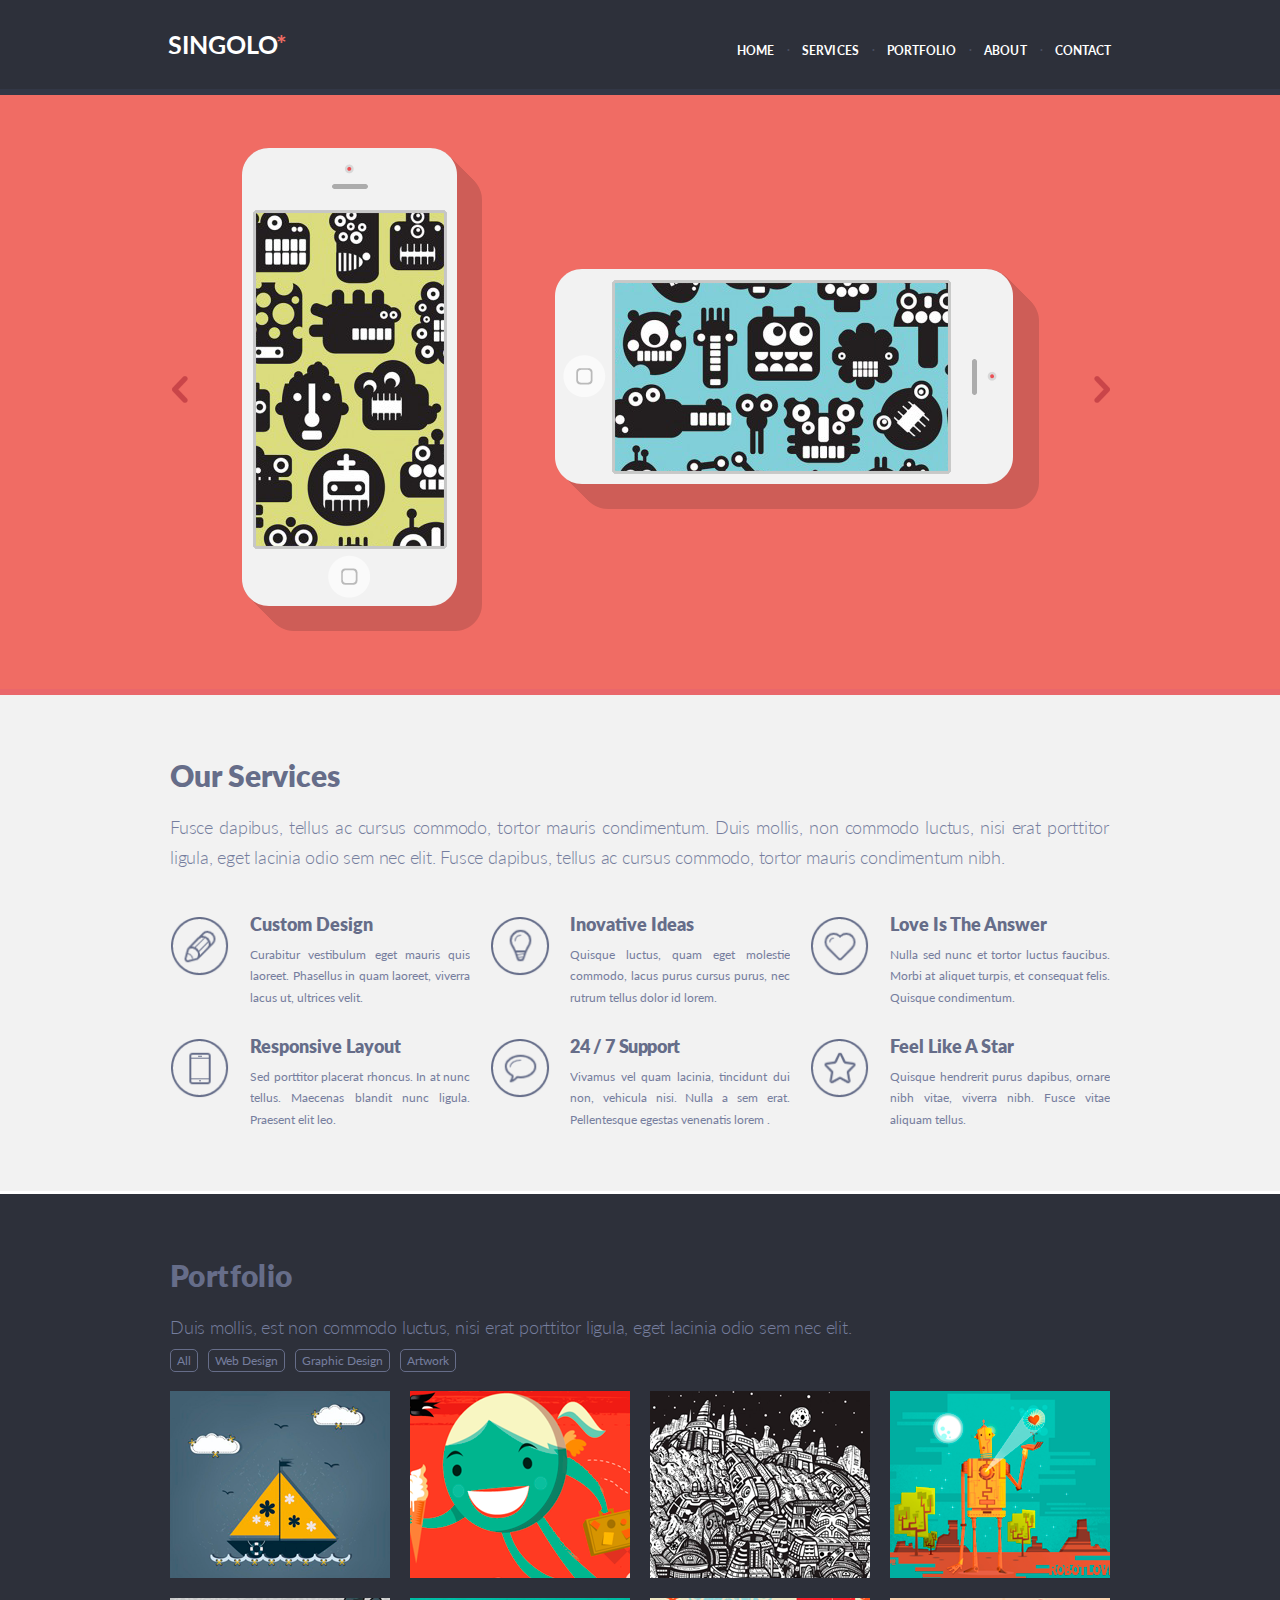
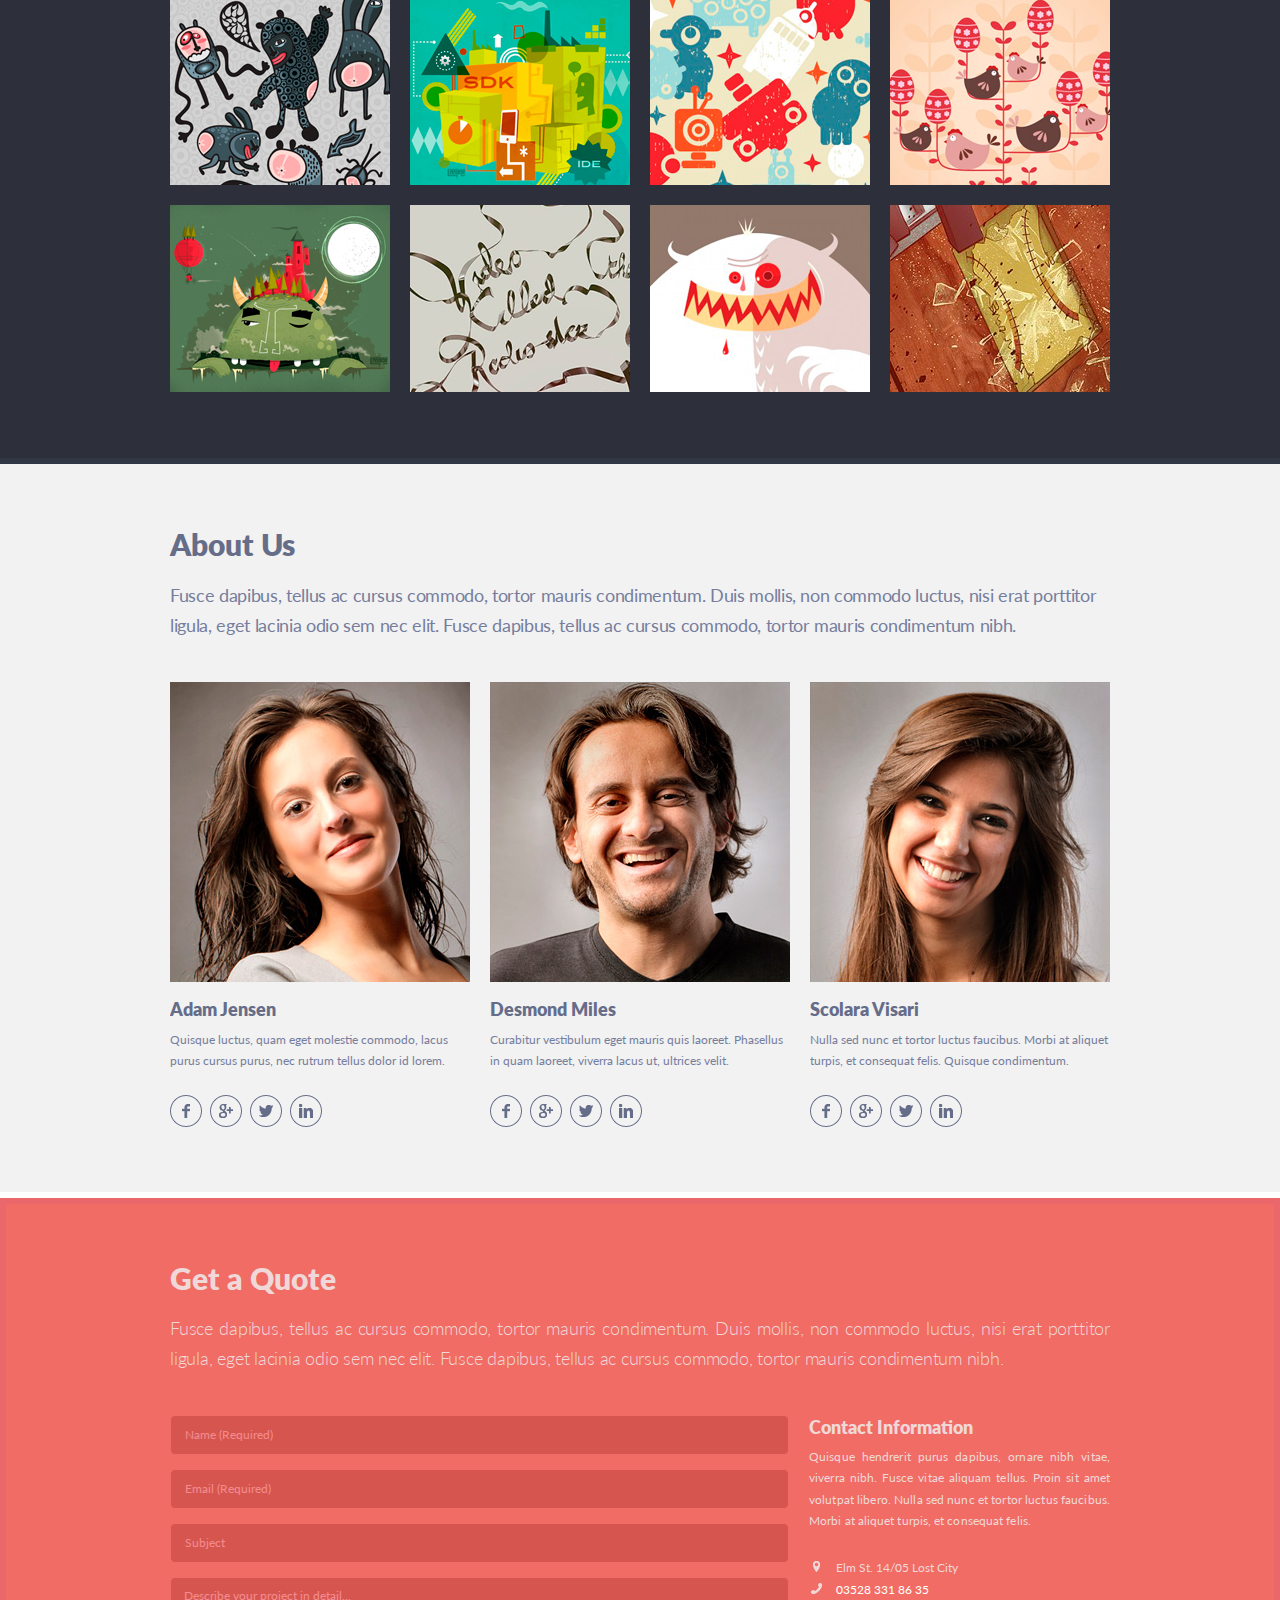
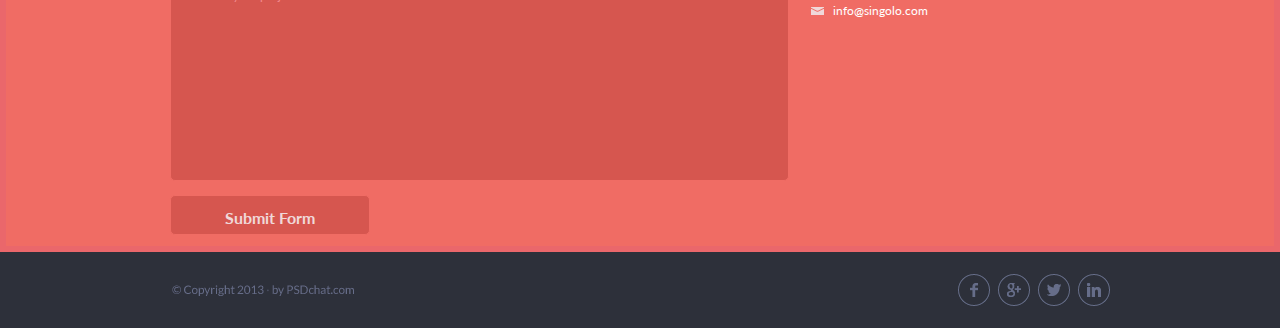
<file: index.html>
<!DOCTYPE html>
<html lang="en">
  <head>
    <meta charset="UTF-8" />
    <meta name="viewport" content="width=device-width, initial-scale=1.0" />
    <title>Document</title>
    <link rel="stylesheet" href="style.css" />
  </head>

  <body>
    <div class="header-wrapper">
      <header>
        <h1>
          <a href="#" class="logo-a">
            <span class="logo">SINGOLO</span>
          </a>
          <span class="asterisk">*</span>
        </h1>
        <nav class="header-nav">
          <ul class="header-ul">
            <li class="header-li"><a href="#">HOME</a></li>
            <li class="header-li"><a href="#">SERVICES</a></li>
            <li class="header-li"><a href="#">PORTFOLIO</a></li>
            <li class="header-li"><a href="#">ABOUT</a></li>
            <li class="header-li"><a href="#">CONTACT</a></li>
          </ul>
        </nav>
      </header>
    </div>
    <main>
      <div class="slider-wrapper">
        <section class="slider">
          <img
            src="assets/images/iPhone_Vertical.png"
            class="vertical"
            alt="iPhone vertical"
          />
          <img
            src="assets/images/iPhone_Horizontal.png"
            class="horizontal"
            alt="iPhone horizontal"
          />
          <img
            src="assets/images/left-arrow.png"
            class="left-arrow"
            alt="left arrow"
          />
          <img
            src="assets/images/right-arrow.png"
            class="right-arrow"
            alt="right arrow"
          />
        </section>
      </div>

      <div class="services-wrapper">
        <section class="services">
          <div class="service-wrap">
            <h1 class="h1-service">Our Services</h1>
            <p class="p-service">
              Fusce dapibus, tellus ac cursus commodo, tortor mauris
              condimentum. Duis mollis, non commodo luctus, nisi erat porttitor
              ligula, eget lacinia odio sem nec elit. Fusce dapibus, tellus ac
              cursus commodo, tortor mauris condimentum nibh.
            </p>
          </div>
          <div class="grid">
            <div class="pen">
              <img src="assets/images/pen.png" class="service-img" alt="pen" />
              <div class="wrapper">
                <h2 class="h2-pen">Custom Design</h2>
                <p class="p-pen">
                  Curabitur vestibulum eget mauris quis laoreet. Phasellus in
                  quam laoreet, viverra lacus ut, ultrices velit.
                </p>
              </div>
            </div>
            <div class="lightbulb">
              <img
                src="assets/images/lightbulb.png"
                class="service-img"
                alt="lightbulb"
              />
              <div class="wrapper">
                <h2 class="h2-lightbulb">Inovative Ideas</h2>
                <p class="p-lightbulb">
                  Quisque luctus, quam eget molestie commodo, lacus purus cursus
                  purus, nec rutrum tellus dolor id lorem.
                </p>
              </div>
            </div>
            <div class="heart">
              <img
                src="assets/images/heart.png"
                class="service-img"
                alt="heart"
              />
              <div class="wrapper">
                <h2 class="h2-heart">Love Is The Answer</h2>
                <p class="p-heart">
                  Nulla sed nunc et tortor luctus faucibus. Morbi at aliquet
                  turpis, et consequat felis. Quisque condimentum.
                </p>
              </div>
            </div>

            <div class="phone">
              <img
                src="assets/images/phone.png"
                class="service-img"
                alt="phone"
              />
              <div class="wrapper">
                <h2 class="h2-phone">Responsive Layout</h2>
                <p class="p-phone">
                  Sed porttitor placerat rhoncus. In at nunc tellus. Maecenas
                  blandit nunc ligula. Praesent elit leo.
                </p>
              </div>
            </div>
            <div class="bubble">
              <img
                src="assets/images/bubble.png"
                class="service-img"
                alt="bubble"
              />
              <div class="wrapper">
                <h2 class="h2-bubble">24 / 7 Support</h2>
                <p class="p-bubble">
                  Vivamus vel quam lacinia, tincidunt dui non, vehicula nisi.
                  Nulla a sem erat. Pellentesque egestas venenatis lorem .
                </p>
              </div>
            </div>
            <div class="star">
              <img
                src="assets/images/Star.png"
                class="service-img"
                alt="star"
              />
              <div class="wrapper">
                <h2 class="h2-star">Feel Like A Star</h2>
                <p class="p-star">
                  Quisque hendrerit purus dapibus, ornare nibh vitae, viverra
                  nibh. Fusce vitae aliquam tellus.
                </p>
              </div>
            </div>
          </div>
        </section>
      </div>

      <div class="portfolio-section-wrapper">
        <section class="portfolio-section">
          <h2 class="portfolio-header">Portfolio</h2>
          <p class="portfolio-description">
            Duis mollis, est non commodo luctus, nisi erat porttitor ligula,
            eget lacinia odio sem nec elit.
          </p>
          <nav class="nav-filter">
            <ul class="filter">
              <li class="filter-options-li">
                <button class="button-all"><span>All</span></button>
              </li>
              <li class="filter-options-li">
                <button class="button-web-design">
                  <span>Web Design</span>
                </button>
              </li>
              <li class="filter-options-li">
                <button class="button-graphic-design">
                  <span>Graphic Design</span>
                </button>
              </li>
              <li class="filter-options-li">
                <button class="button-artwork"><span>Artwork</span></button>
              </li>
            </ul>
          </nav>
          <div class="picture-grid">
            <img
              src="./assets/images/portfolio-1.png"
              alt="boat"
              class="portfolio-img"
            />
            <img
              src="./assets/images/portfolio-2.png"
              alt="girl with ice-cream"
              class="portfolio-img"
            />
            <img
              src="./assets/images/portfolio-3.png"
              alt="city in the night"
              class="portfolio-img"
            />
            <img
              src="./assets/images/portfolio-4.png"
              alt="lovely robot"
              class="portfolio-img"
            />
            <img
              src="./assets/images/portfolio-5.png"
              alt="strange animals"
              class="portfolio-img"
            />
            <img
              src="./assets/images/portfolio-6.png"
              alt="SDK visualized"
              class="portfolio-img"
            />
            <img
              src="./assets/images/portfolio-7.png"
              alt="weird figures"
              class="portfolio-img"
            />
            <img
              src="./assets/images/portfolio-8.png"
              alt="birdies"
              class="portfolio-img"
            />
            <img
              src="./assets/images/portfolio-9.png"
              alt="swamp monster"
              class="portfolio-img"
            />
            <img
              src="./assets/images/portfolio-10.png"
              alt="some signature"
              class="portfolio-img"
            />
            <img
              src="./assets/images/portfolio-11.png"
              alt="white mutant"
              class="portfolio-img"
            />
            <img
              src="./assets/images/portfolio-12.png"
              alt="voltmeter"
              class="portfolio-img"
            />
          </div>
        </section>
      </div>
      <div class="about-us-section-wrapper">
        <section class="about-us-section">
          <h2 class="about-us-header">About Us</h2>
          <p class="about-us-desctiption">
            Fusce dapibus, tellus ac cursus commodo, tortor mauris condimentum.
            Duis mollis, non commodo luctus, nisi erat porttitor ligula, eget
            lacinia odio sem nec elit. Fusce dapibus, tellus ac cursus commodo,
            tortor mauris condimentum nibh.
          </p>
          <div class="team-container">
            <div class="team-member">
              <img
                src="./assets/images/person-1.jpg"
                alt="Adam Jensen"
                class="team-member-img"
              />
              <h3 class="team-member-name">
                Adam Jensen
              </h3>
              <p class="team-member-description">
                Quisque luctus, quam eget molestie commodo, lacus purus cursus
                purus, nec rutrum tellus dolor id lorem.
              </p>
              <ul class="team-member-contacts">
                <li class="team-member-li">
                  <a href="#" class="team-member-a">
                    <img src="./assets/images/Facebook.png" alt="Facebook" />
                  </a>
                </li>
                <li class="team-member-li">
                  <a href="#" class="team-member-a">
                    <img src="./assets/images/Google.png" alt="Google" />
                  </a>
                </li>
                <li class="team-member-li">
                  <a href="#" class="team-member-a">
                    <img src="./assets/images/Twitter.png" alt="Twitter" />
                  </a>
                </li>
                <li class="team-member-li">
                  <a href="#" class="team-member-a">
                    <img src="./assets/images/LinkedIn.png" alt="LinkedIn" />
                  </a>
                </li>
              </ul>
            </div>
            <div class="team-member">
              <img
                src="./assets/images/person-2.jpg"
                alt="Desmond Miles"
                class="team-member-img"
              />
              <h3 class="team-member-name">Desmond Miles</h3>
              <p class="team-member-description">
                Curabitur vestibulum eget mauris quis laoreet. Phasellus in quam
                laoreet, viverra lacus ut, ultrices velit.
              </p>
              <ul class="team-member-contacts">
                <li class="team-member-li">
                  <a href="#" class="team-member-a">
                    <img src="./assets/images/Facebook.png" alt="Facebook" />
                  </a>
                </li>
                <li class="team-member-li">
                  <a href="#" class="team-member-a">
                    <img src="./assets/images/Google.png" alt="Google" />
                  </a>
                </li>
                <li class="team-member-li">
                  <a href="#" class="team-member-a">
                    <img src="./assets/images/Twitter.png" alt="Twitter" />
                  </a>
                </li>
                <li class="team-member-li">
                  <a href="#" class="team-member-a">
                    <img src="./assets/images/LinkedIn.png" alt="LinkedIn" />
                  </a>
                </li>
              </ul>
            </div>
            <div class="team-member">
              <img
                src="./assets/images/person-3.jpg"
                alt="Scolara Visari"
                class="team-member-img"
              />
              <h3 class="team-member-name">Scolara Visari</h3>
              <p class="team-member-description">
                Nulla sed nunc et tortor luctus faucibus. Morbi at aliquet
                turpis, et consequat felis. Quisque condimentum.
              </p>
              <ul class="team-member-contacts">
                <li class="team-member-li">
                  <a href="#" class="team-member-a">
                    <img src="./assets/images/Facebook.png" alt="Facebook" />
                  </a>
                </li>
                <li class="team-member-li">
                  <a href="#" class="team-member-a">
                    <img src="./assets/images/Google.png" alt="Google" />
                  </a>
                </li>
                <li class="team-member-li">
                  <a href="#" class="team-member-a">
                    <img src="./assets/images/Twitter.png" alt="Twitter" />
                  </a>
                </li>
                <li class="team-member-li">
                  <a href="#" class="team-member-a">
                    <img src="./assets/images/LinkedIn.png" alt="LinkedIn" />
                  </a>
                </li>
              </ul>
            </div>
          </div>
        </section>
      </div>

      <div class="get-a-quote-wrapper">
        <section class="get-a-quote-section">
          <h2 class="get-a-quote-header">
            Get a Quote
          </h2>
          <p class="get-a-quote-description">
            Fusce dapibus, tellus ac cursus commodo, tortor mauris condimentum.
            Duis mollis, non commodo luctus, nisi erat porttitor ligula, eget
            lacinia odio sem nec elit. Fusce dapibus, tellus ac cursus commodo,
            tortor mauris condimentum nibh.
          </p>
          <div class="form-and-info-wrapper">
            <form action="#" method="POST" class="get-a-quote-form">
              <input type="text" placeholder="Name (Required)" required />
              <input type="text" placeholder="Email (Required)" required />
              <input type="text" placeholder="Subject" />
              <textarea
                placeholder="Describe your project in detail..."
              ></textarea>
              <input type="submit" class="submit-button" value="Submit Form" />
            </form>
            <div class="get-a-quote-contact-info">
              <h2 class="get-a-quote-contact-info-header">
                Contact Information
              </h2>
              <p class="get-a-quote-contact-info-description">
                Quisque hendrerit purus dapibus, ornare nibh vitae, viverra
                nibh. Fusce vitae aliquam tellus. Proin sit amet volutpat
                libero. Nulla sed nunc et tortor luctus faucibus. Morbi at
                aliquet turpis, et consequat felis.
              </p>
              <ul class="get-a-quote-contact-info-contacts">
                <li>
                  <img
                    src="./assets/images/location.png"
                    alt="location"
                    class="address-img"
                  />
                  <span class="info">Elm St. 14/05 Lost City</span>
                </li>
                <li>
                  <img
                    src="./assets/images/phone_form.png"
                    alt="phone number"
                    class="phone-img"
                  />
                  <span class="info">
                    <a href="tel:03528 331 86 35 " class="telephone-link">
                      03528 331 86 35
                    </a>
                  </span>
                </li>
                <li>
                  <img
                    src="./assets/images/mail.png"
                    alt="main"
                    class="mail-info"
                  />
                  <span class="info">
                    <a href="mailto:info@singolo.com" class="mail-link">
                      info@singolo.com
                    </a>
                  </span>
                </li>
              </ul>
            </div>
          </div>
        </section>
      </div>
      <div class="footer-wrapper">
        <footer class="footer">
          <img
            src="./assets/images/©_Copyright_2013_·_by_PSDchat.com.png"
            alt="copyright"
            class="copyright"
          />
          <ul class="footer-contacts">
            <li>
              <img src="./assets/images/Facebook.png" alt="Facebook" />
            </li>
            <li>
              <img src="./assets/images/Google.png" alt="Google" />
            </li>
            <li>
              <img src="./assets/images/Twitter.png" alt="Twitter" />
            </li>
            <li>
              <img src="./assets/images/LinkedIn.png" alt="LinkedIn" />
            </li>
          </ul>
        </footer>
      </div>
    </main>
  </body>
</html>
</file>
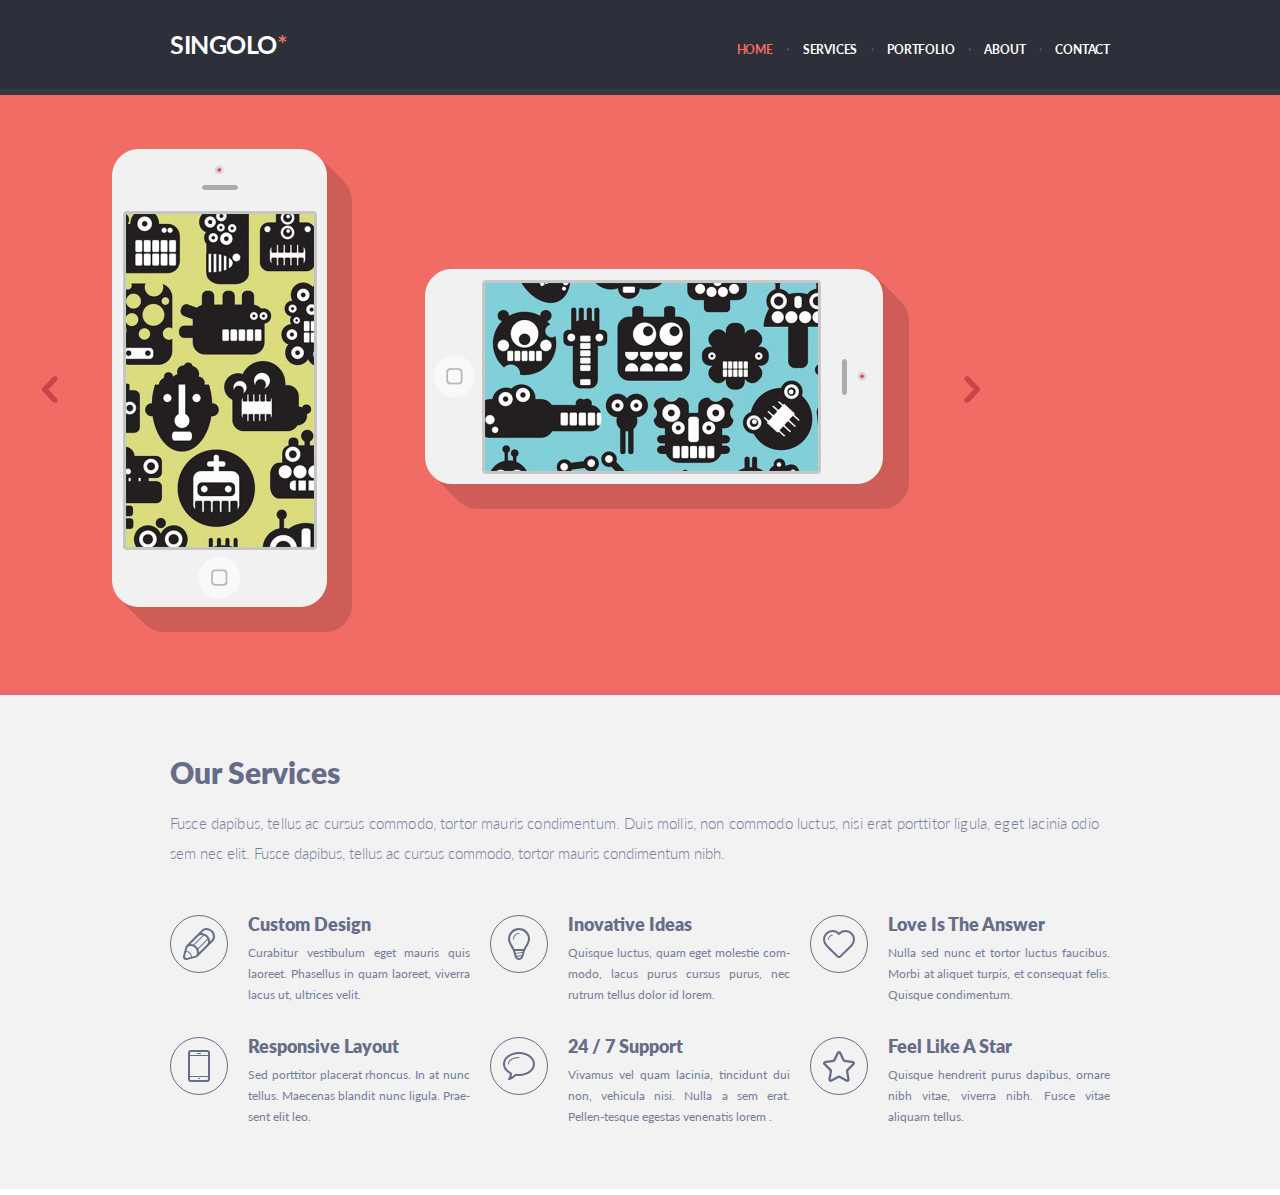
<file: singolo1.html>
<!DOCTYPE html>
<html lang="en">
<head>
  <meta charset="UTF-8">
  <title>Singolo</title>
  <link rel="stylesheet" href="singolo1.css">
</head>
<body>
  <header class="header">
    <div class="wrapper">
      <div class="header-inner">
        <h1>Singolo</h1>
        <nav>
          <ul>
            <li><a href="#" title="home page">Home</a></li>
            <li><a href="#" title="services page">Services</a></li>
            <li><a href="#" title="portfolio page">Portfolio</a></li>
            <li><a href="#" title="about page">About</a></li>
            <li><a href="#" title="contact page">Contact</a></li>
          </ul>
        </nav>
      </div>
    </div>
  </header>
  <main>
    <section class="slider">
      <div class="wrapper">
        <div class="slider-inner">
          <img class="icon-previous-page" src="assets/images//arrow.svg" alt="previous page arrow icon" tabindex="0">
          <img class="iphone-vertical" src="assets/images/vertical.png"
            alt="vertical iphone with green image on the screen">
          <img class="iphone-horizontal" src="assets/images/horizontal.png"
            alt="horizontal iphone with blue image on the screen">
          <img class="icon-next-page" src="assets/images//arrow.svg" alt="next page arrow icon" tabindex="0">
        </div>
      </div>
    </section>
    <section class="our-services-block">
      <div class="wrapper">
        <h2 class="services-block">Our Services</h2>
        <p class="services-descreption">Fusce dapibus, tellus ac cursus commodo, tortor mauris condimentum. Duis mollis, non commodo luctus, nisi
          erat
          porttitor ligula, eget lacinia odio sem nec elit. Fusce dapibus, tellus ac cursus commodo, tortor mauris
          condimentum nibh.</p>
        <div class="services-list">
          <div class="services-item">
            <div class="icon-outer">
              <img src="assets/images/pen.svg" alt="pen icon">
            </div>
            <h3 class="ad-block">Custom Design</h3>
            <p class="ad-descreption">Curabitur vestibulum eget mauris quis laoreet. Phasellus in quam laoreet, viverra lacus ut, ultrices
              velit.
            </p>
          </div>
          <div class="services-item">
            <div class="icon-outer">
              <img src="assets/images/bulb.svg" alt="bulb icon">
            </div>
            <h3 class="ad-block">Inovative Ideas</h3>
            <p class="ad-descreption">Quisque luctus, quam eget molestie com-modo, lacus purus cursus purus, nec rutrum tellus dolor id
              lorem.
            </p>
          </div>
          <div class="services-item">
            <div class="icon-outer">
              <img src="assets/images/heart.svg" alt="heart icon">
            </div>
            <h3 class="ad-block">Love Is The Answer</h3>
            <p class="ad-descreption">Nulla sed nunc et tortor luctus faucibus. Morbi at aliquet turpis, et consequat felis. Quisque
              condimentum.
            </p>
          </div>

          <div class="services-item">
            <div class="icon-outer">
              <img src="assets/images/phone.svg" alt="phone icon">
            </div>
            <h3 class="ad-block">Responsive Layout</h3>
            <p class="ad-descreption">Sed porttitor placerat rhoncus. In at nunc tellus. Maecenas blandit nunc ligula. Prae-sent elit leo.
            </p>
          </div>
          <div class="services-item">
            <div class="icon-outer">
              <img src="assets/images/bubble.svg" alt="bubble message icon">
            </div>
            <h3 class="ad-block">24 / 7 Support</h3>
            <p class="ad-descreption">Vivamus vel quam lacinia, tincidunt dui non, vehicula nisi. Nulla a sem erat. Pellen-tesque egestas
              venenatis lorem .</p>
          </div>
          <div class="services-item">
            <div class="icon-outer">
              <img src="assets/images/star.svg" alt="star icon">
            </div>
            <h3 class="ad-block">Feel Like A Star</h3>
            <p class="ad-descreption">Quisque hendrerit purus dapibus, ornare nibh vitae, viverra nibh. Fusce vitae aliquam tellus.</p>
          </div>
        </div>
      </div>
    </section>
  </main>
</body>
</html>
</file>
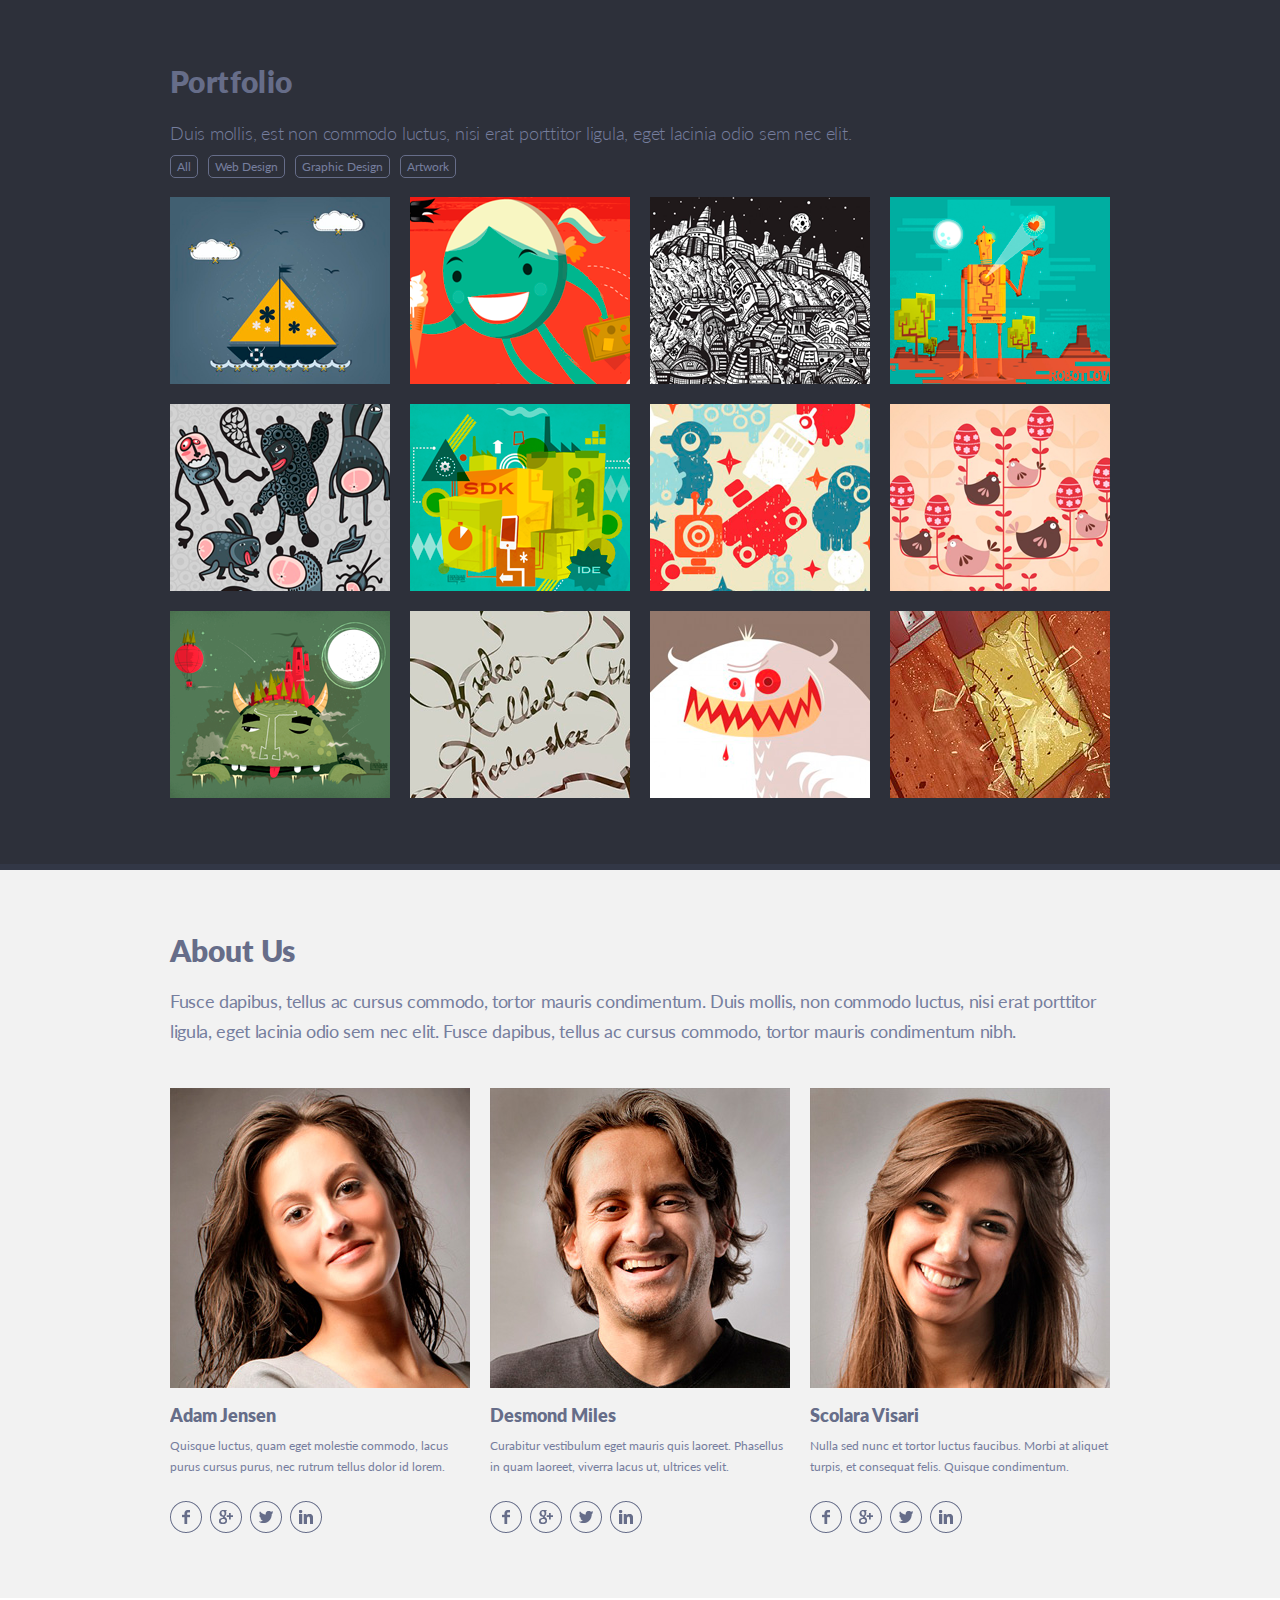
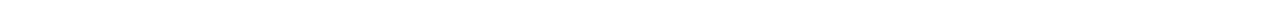
<file: singolo2.html>
<!DOCTYPE html>
<html lang="en">
  <head>
    <meta charset="UTF-8" />
    <meta name="viewport" content="width=device-width, initial-scale=1.0" />
    <title>Document</title>
    <link rel="stylesheet" href="singolo2.css" />
  </head>

  <body>
    <div class="portfolio-section-wrapper">
      <section class="portfolio-section">
        <h2 class="portfolio-header">Portfolio</h2>
        <p class="portfolio-description">
          Duis mollis, est non commodo luctus, nisi erat porttitor ligula, eget
          lacinia odio sem nec elit.
        </p>
        <nav class="nav-filter">
          <ul class="filter">
            <li class="filter-options-li">
              <button class="button-all"><span>All</span></button>
            </li>
            <li class="filter-options-li">
              <button class="button-web-design"><span>Web Design</span></button>
            </li>
            <li class="filter-options-li">
              <button class="button-graphic-design">
                <span>Graphic Design</span>
              </button>
            </li>
            <li class="filter-options-li">
              <button class="button-artwork"><span>Artwork</span></button>
            </li>
          </ul>
        </nav>
        <div class="picture-grid">
          <img
            src="./assets/images/portfolio-1.png"
            alt="boat"
            class="portfolio-img"
          />
          <img
            src="./assets/images/portfolio-2.png"
            alt="girl with ice-cream"
            class="portfolio-img"
          />
          <img
            src="./assets/images/portfolio-3.png"
            alt="city in the night"
            class="portfolio-img"
          />
          <img
            src="./assets/images/portfolio-4.png"
            alt="lovely robot"
            class="portfolio-img"
          />
          <img
            src="./assets/images/portfolio-5.png"
            alt="strange animals"
            class="portfolio-img"
          />
          <img
            src="./assets/images/portfolio-6.png"
            alt="SDK visualized"
            class="portfolio-img"
          />
          <img
            src="./assets/images/portfolio-7.png"
            alt="weird figures"
            class="portfolio-img"
          />
          <img
            src="./assets/images/portfolio-8.png"
            alt="birdies"
            class="portfolio-img"
          />
          <img
            src="./assets/images/portfolio-9.png"
            alt="swamp monster"
            class="portfolio-img"
          />
          <img
            src="./assets/images/portfolio-10.png"
            alt="some signature"
            class="portfolio-img"
          />
          <img
            src="./assets/images/portfolio-11.png"
            alt="white mutant"
            class="portfolio-img"
          />
          <img
            src="./assets/images/portfolio-12.png"
            alt="voltmeter"
            class="portfolio-img"
          />
        </div>
      </section>
    </div>
    <div class="about-us-section-wrapper">
      <section class="about-us-section">
        <h2 class="about-us-header">About Us</h2>
        <p class="about-us-description">
          Fusce dapibus, tellus ac cursus commodo, tortor mauris condimentum.
          Duis mollis, non commodo luctus, nisi erat porttitor ligula, eget
          lacinia odio sem nec elit. Fusce dapibus, tellus ac cursus commodo,
          tortor mauris condimentum nibh.
        </p>
        <div class="team-container">
          <div class="team-person">
            <img
              src="./assets/images/person-1.jpg"
              alt="Adam Jensen"
              class="team-person-img"
            />
            <h3 class="team-person-name">
              Adam Jensen
            </h3>
            <p class="team-person-description">
              Quisque luctus, quam eget molestie commodo, lacus purus cursus
              purus, nec rutrum tellus dolor id lorem.
            </p>
            <ul class="team-person-contacts">
              <li class="team-person-li">
                <a href="#" class="team-person-a"
                  ><img src="./assets/images/Facebook.png" alt="Facebook"
                /></a>
              </li>
              <li class="team-person-li">
                <a href="#" class="team-person-a"
                  ><img src="./assets/images/Google.png" alt="Google"
                /></a>
              </li>
              <li class="team-person-li">
                <a href="#" class="team-person-a"
                  ><img src="./assets/images/Twitter.png" alt="Twitter"
                /></a>
              </li>
              <li class="team-person-li">
                <a href="#" class="team-person-a"
                  ><img src="./assets/images/LinkedIn.png" alt="LinkedIn"
                /></a>
              </li>
            </ul>
          </div>
          <div class="team-person">
            <img
              src="./assets/images/person-2.jpg"
              alt="Desmond Miles"
              class="team-person-img"
            />
            <h3 class="team-person-name">Desmond Miles</h3>
            <p class="team-person-description">
              Curabitur vestibulum eget mauris quis laoreet. Phasellus in quam
              laoreet, viverra lacus ut, ultrices velit.
            </p>
            <ul class="team-person-contacts">
              <li class="team-person-li">
                <a href="#" class="team-person-a"
                  ><img src="./assets/images/Facebook.png" alt="Facebook"
                /></a>
              </li>
              <li class="team-person-li">
                <a href="#" class="team-person-a"
                  ><img src="./assets/images/Google.png" alt="Google"
                /></a>
              </li>
              <li class="team-person-li">
                <a href="#" class="team-person-a"
                  ><img src="./assets/images/Twitter.png" alt="Twitter"
                /></a>
              </li>
              <li class="team-person-li">
                <a href="#" class="team-person-a"
                  ><img src="./assets/images/LinkedIn.png" alt="LinkedIn"
                /></a>
              </li>
            </ul>
          </div>
          <div class="team-person">
            <img
              src="./assets/images/person-3.jpg"
              alt="Scolara Visari"
              class="team-person-img"
            />
            <h3 class="team-person-name">Scolara Visari</h3>
            <p class="team-person-description">
              Nulla sed nunc et tortor luctus faucibus. Morbi at aliquet turpis,
              et consequat felis. Quisque condimentum.
            </p>
            <ul class="team-person-contacts">
              <li class="team-person-li">
                <a href="#" class="team-person-a"
                  ><img src="./assets/images/Facebook.png" alt="Facebook"
                /></a>
              </li>
              <li class="team-person-li">
                <a href="#" class="team-person-a"
                  ><img src="./assets/images/Google.png" alt="Google"
                /></a>
              </li>
              <li class="team-person-li">
                <a href="#" class="team-person-a"
                  ><img src="./assets/images/Twitter.png" alt="Twitter"
                /></a>
              </li>
              <li class="team-person-li">
                <a href="#" class="team-person-a"
                  ><img src="./assets/images/LinkedIn.png" alt="LinkedIn"
                /></a>
              </li>
            </ul>
          </div>
        </div>
      </section>
    </div>
  </body>
</html>
</file>
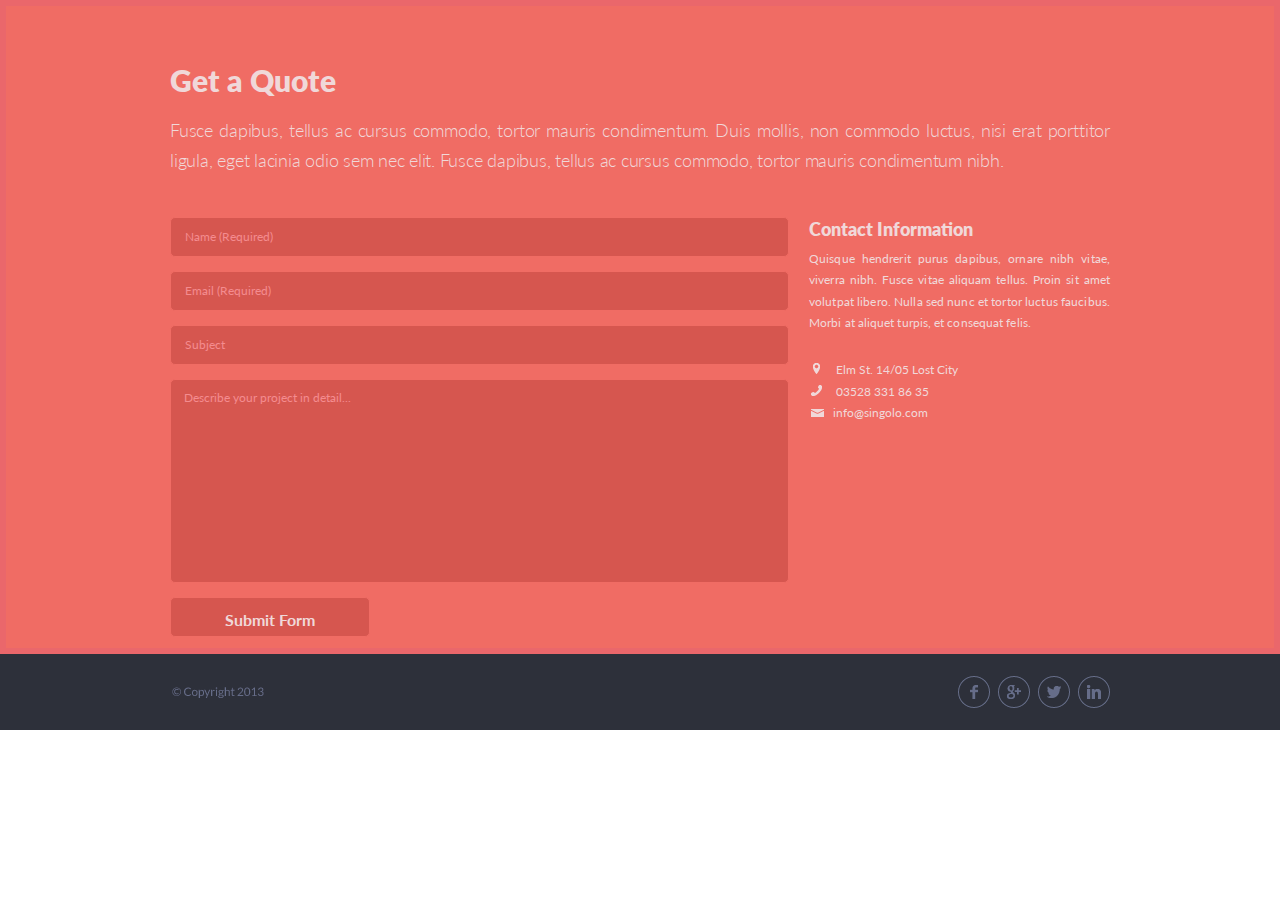
<file: singolo3.html>
<!DOCTYPE html>
<html lang="en">
  <head>
    <meta charset="UTF-8" />
    <meta name="viewport" content="width=device-width, initial-scale=1.0" />
    <title>
      Document
    </title>
    <link rel="stylesheet" href="singolo3.css" />
  </head>

  <body>
    <div class="get-a-quote-wrapper">
      <section class="get-a-quote-section">
        <h2 class="get-a-quote-header">
          Get a Quote
        </h2>
        <p class="get-a-quote-description">
          Fusce dapibus, tellus ac cursus commodo, tortor mauris condimentum.
          Duis mollis, non commodo luctus, nisi erat porttitor ligula, eget
          lacinia odio sem nec elit. Fusce dapibus, tellus ac cursus commodo,
          tortor mauris condimentum nibh.
        </p>
        <div class="form-and-info-wrapper">
          <form action="#" method="POST" class="get-a-quote-form">
            <input type="text" placeholder="Name (Required)" required />
            <input type="text" placeholder="Email (Required)" required />
            <input type="text" placeholder="Subject" />
            <textarea
              placeholder="Describe your project in detail..."
            ></textarea>
            <input type="submit" class="submit-button" value="Submit Form" />
          </form>
          <div class="get-a-quote-contact-info">
            <h2 class="get-a-quote-contact-info-header">
              Contact Information
            </h2>
            <p class="get-a-quote-contact-info-description">
              Quisque hendrerit purus dapibus, ornare nibh vitae, viverra nibh.
              Fusce vitae aliquam tellus. Proin sit amet volutpat libero. Nulla
              sed nunc et tortor luctus faucibus. Morbi at aliquet turpis, et
              consequat felis.
            </p>
            <ul class="get-a-quote-contact-info-contacts">
              <li>
                <img
                  src="./assets/images/location.png"
                  alt="location"
                  class="address-img"
                />
                <span class="info">Elm St. 14/05 Lost City</span>
              </li>
              <li>
                <img
                  src="./assets/images/phone_form.png"
                  alt="phone number"
                  class="phone-img"
                />
                <span class="info">
                  <a href="tel:03528 331 86 35 " class="telephone-link">
                    03528 331 86 35
                  </a>
                </span>
              </li>
              <li>
                <img
                  src="./assets/images/mail.png"
                  alt="main"
                  class="mail-info"
                />
                <span class="info">
                  <a href="mailto:info@singolo.com" class="mail-link">
                    info@singolo.com
                  </a>
                </span>
              </li>
            </ul>
          </div>
        </div>
      </section>
    </div>
    <div class="footer-wrapper">
      <footer class="footer">
        <img
          src="./assets/images/copyright.png"
          alt="copyright"
          class="copyright"
        />
        <ul class="footer-contacts">
          <li>
            <img src="./assets/images/Facebook.png" alt="Facebook" />
          </li>
          <li>
            <img src="./assets/images/Google.png" alt="Google" />
          </li>
          <li>
            <img src="./assets/images/Twitter.png" alt="Twitter" />
          </li>
          <li>
            <img src="./assets/images/LinkedIn.png" alt="LinkedIn" />
          </li>
        </ul>
      </footer>
    </div>
  </body>
</html>
</file>
<file: style.css>
@font-face {
    font-family: 'Lato Light';
    src: url('assets/fonts/Lato-Light.ttf');
  }
  
  @font-face {
    font-family: 'Lato Regular';
    src: url('assets/fonts/Lato-Regular.ttf');
  }
  
  @font-face {
    font-family: 'Lato Bold';
    src: url('assets/fonts/Lato-Bold.ttf');
  }
  
  @font-face {
    font-family: 'Lato Black';
    src: url('assets/fonts/Lato-Black.ttf');
  }
  
  * {
    margin: 0;
    padding: 0;
    box-sizing: border-box;
  }
  
  header {
    margin: 0 auto;
    width: 1020px;
    height: 89px;
    border: 1px solid #2d303a;
  }
  .slider {
    margin: auto;
    width: 1020px;
    height: 594px;
  }
  .services {
    margin: auto;
    height: 496px;
    width: 1020px;
  }
  .header-wrapper {
    border-bottom: 6px solid #323746;
    background-color: #2d303a;
  }
  .slider-wrapper {
    border-bottom: 6px solid #ea676b;
    background-color: #f06c64;
  }
  .services-wrapper {
    border-bottom: 6px solid #ffffff;
    background-color: #f2f2f2;
  }
  .header-nav {
    display: flex;
    justify-content: flex-end;
    margin-right: 15px;
    margin-top: 40px;
  }
  
  .left-arrow {
    float: left;
    margin-top: 281px;
    margin-left: 42px;
  }
  .right-arrow:hover {
    opacity: 60%;
  }
  .left-arrow:hover {
    opacity: 60%;
  }
  .right-arrow {
    float: right;
    margin-top: 281px;
    margin-right: 40px;
  }
  .vertical {
    margin-left: 54px;
    margin-top: 53px;
  }
  .horizontal {
    margin-left: 69px;
    margin-bottom: 122px;
  }
  h1 {
    float: left;
    margin-left: 37px;
    margin-top: 24px;
    letter-spacing: 0.01px;
  }
  .asterisk {
    color: #f06c64;
    font-size: 25px;
    line-height: 6.32px;
    text-transform: uppercase;
    font-family: 'Lato Bold';
    margin-left: -10px;
  }
  .header-ul > li {
    display: inline-block;
    font-size: 12px;
    font-family: 'Lato Bold';
    line-height: 6.32px;
  }
  a {
    text-decoration: none;
  }
  a:link {
    text-decoration: none;
    color: #ffffff;
  }
  a:visited {
    text-decoration: none;
    color: #ffffff;
  }
  a:hover {
    color: #f06c64;
  }
  a:active {
    text-decoration: none;
  }
  a:focus {
    color: #f06c64;
  }
  
  .header-li + li ::before {
    content: '.';
    display: block;
    width: 6px;
    height: 6px;
    margin-left: 5px;
    position: relative;
    right: 20px;
    top: 2px;
    color: #494e62;
  }
  
  .header-li + li {
    margin-left: 1px;
  }
  
  .logo {
    font-size: 25px;
    font-family: 'Lato Bold';
  }
  
  .header-li {
    margin-right: 23px;
    letter-spacing: 0.005em;
  }
  .grid {
    display: grid;
    grid-template-columns: repeat(3, 300px);
    grid-template-rows: repeat(2, 90px);
    grid-gap: 32px 20px;
    margin-left: 40px;
    margin-top: 44px;
  }
  .h2-pen,
  .h2-lightbulb,
  .h2-heart,
  .h2-phone,
  .h2-bubble,
  .h2-star {
    color: #666d89;
    font-family: 'Lato Black';
    font-size: 18px;
    line-height: 17.86px;
  }
  
  .h1-service {
    margin-left: 40px;
    color: #666d89;
    font-family: 'Lato Black';
    font-size: 30px;
    line-height: 17.86px;
    margin-top: 72px;
  }
  .p-pen,
  .p-lightbulb,
  .p-heart,
  .p-phone,
  .p-bubble,
  .p-star {
    color: #767e9e;
    font-family: 'Lato Regular';
    font-size: 12px;
    line-height: 21.56px;
    margin-top: 10px;
    text-align: justify;
    overflow: hidden;
  }
  .p-service {
    margin-left: 40px;
    color: #767e9e;
    font-family: 'Lato Light';
    font-size: 18px;
    line-height: 30px;
    margin-top: 27px;
    letter-spacing: -0.012em;
    text-align: justify;
    max-width: 939px;
  }
  .pen,
  .lightbulb,
  .heart,
  .phone,
  .bubble,
  .star {
    display: flex;
  }
  .wrapper {
    display: flex;
    align-items: center;
    flex-direction: column;
    align-items: flex-start;
  }
  .service-img {
    width: 60px;
    height: 60px;
    margin-right: 20px;
  }
  
  .service-wrap {
    display: flex;
    flex-direction: column;
  }
  .header-li > a {
    font-family: 'Lato Bold';
    font-size: 12px;
  }
  .h2-bubble {
    word-spacing: 0.001em;
    letter-spacing: -0.02em;
  }
  
  /* singolo2 */
  
  .portfolio-section-wrapper {
    background-color: #2d303a;
    border-bottom: 6px solid #323746;
  }
  .portfolio-section {
    margin: 0 auto;
    width: 1020px;
    height: 864px;
    padding: 73px 40px;
    margin-top: -3px;
  }
  .portfolio-header {
    color: #666d89;
    font-family: 'Lato Black';
    font-size: 30px;
    line-height: 17.86px;
    letter-spacing: 0.0135em;
  }
  .portfolio-description {
    margin-top: 27px;
    font-family: 'Lato Light';
    line-height: 30px;
    color: #767e9e;
    font-size: 18px;
    word-spacing: 0.01em;
    letter-spacing: -0.0135em;
  }
  .about-us-section-wrapper {
    background-color: #f2f2f2;
    border-bottom: 6px solid #ffffff;
  }
  .about-us-section {
    margin: 0 auto;
    width: 1020px;
    height: 728px;
    padding: 67px 40px;
  }
  button > span {
    font-family: 'Lato Regular';
    font-weight: 400;
    font-size: 12px;
    line-height: 21.56px;
    margin: 3px 6px;
    word-spacing: 0.001em;
  }
  .button-all,
  .button-web-design,
  .button-graphic-design,
  .button-artwork {
    border: 1px solid #666d89;
    border-radius: 5px;
    color: #767e9e;
    background: transparent;
    cursor: pointer;
  }
  li > button:hover {
    color: #dedede;
    border: 1px solid #c5c5c5;
  }
  
  .filter {
    display: flex;
    list-style-type: none;
    justify-content: flex-start;
    margin-top: 7px;
  }
  .filter > li + li {
    margin-left: 10px;
  }
  
  .picture-grid {
    margin-top: 19px;
    display: grid;
    grid-template-columns: repeat(4, 1fr);
    grid-template-rows: repeat(3, 1fr);
    grid-gap: 20px;
    overflow: hidden;
  }
  
  .team-container {
    display: flex;
    margin-top: 42px;
  }
  .team-member {
    width: 300px;
  }
  .team-member + .team-member {
    margin-left: 20px;
  }
  .team-member-contacts {
    display: flex;
    margin-top: 23px;
  }
  .team-member-contacts > li {
    list-style-type: none;
  }
  li > a > img:hover {
    opacity: 70%;
  }
  .team-member-contacts > li + li {
    margin-left: 8px;
  }
  
  .team-member-name {
    color: #666d89;
    font-family: 'Lato Black';
    line-height: 17.86px;
    font-size: 18px;
    margin-top: 15px;
    overflow: hidden;
    white-space: nowrap;
    text-overflow: ellipsis;
  }
  .team-member-description {
    font-family: 'Lato Regular';
    font-size: 12px;
    line-height: 21.56px;
    color: #767e9e;
    margin-top: 10px;
    text-justify: left;
  }
  .about-us-header {
    font-family: 'Lato Black';
    font-size: 30px;
    line-height: 17.86px;
    color: #666d89;
    margin-top: 5px;
  }
  .about-us-desctiption {
    color: #767e9e;
    font-family: 'Lato Regular';
    line-height: 30px;
    font-size: 18px;
    margin-top: 26px;
    word-spacing: 0.001em;
    letter-spacing: -0.019em;
  }
  
  /* singolo3 */
  
  .get-a-quote-wrapper {
    background-color: #f06c64;
    border: 6px solid #ea676b;
  }
  .footer-wrapper {
    background-color: #2d303a;
  }
  .get-a-quote-section {
    width: 1020px;
    height: 642px;
    margin: 0 auto;
    padding: 66px 40px;
  }
  .footer {
    width: 1020px;
    height: 76px;
    margin: 0 auto;
    display: flex;
    justify-content: flex-end;
  }
  ul > li {
    list-style-type: none;
  }
  
  .get-a-quote-form {
    display: flex;
    flex-direction: column;
    width: 619px;
    margin-top: 42px;
  }
  textarea {
    height: 204px;
    background-color: #d6564f;
    resize: none;
    border-radius: 5px;
    border: 1px solid #f06c64;
    padding-left: 13px;
    padding-top: 7px;
    color: #f0d8d9;
  }
  form > * + * {
    margin-top: 14px;
  }
  input {
    background-color: #d6564f;
    border-radius: 5px;
    border: 1px solid #f06c64;
    padding-left: 14px;
    padding-top: 12px;
    padding-bottom: 12px;
    height: 40px;
    color: #f0d8d9;
  }
  .form-and-info-wrapper {
    display: flex;
  }
  .footer-contacts {
    display: flex;
    padding-right: 40px;
    padding-top: 22px;
  }
  .footer-contacts > li + li {
    margin-left: 8px;
  }
  .get-a-quote-contact-info {
    width: 301px;
    margin-left: 20px;
    margin-top: 46px;
  }
  .get-a-quote-header {
    color: #f0d8d9;
    font-family: 'Lato Black';
    font-size: 30px;
    line-height: 17.86px;
  }
  .get-a-quote-description {
    color: #f0d8d9;
    font-family: 'Lato Light';
    font-size: 18px;
    line-height: 30px;
    margin-top: 25px;
    word-spacing: -0.018em;
    letter-spacing: -0.01em;
    text-align: justify;
  }
  .get-a-quote-contact-info-header {
    color: #f0d8d9;
    font-family: 'Lato Black';
    font-size: 18px;
    line-height: 17.86px;
  }
  .get-a-quote-contact-info-description {
    font-family: 'Lato Regular';
    font-size: 12px;
    line-height: 21.56px;
    color: #f0d8d9;
    margin-top: 9px;
    word-spacing: -0.018em;
    letter-spacing: 0.01em;
    text-align: justify;
  }
  .info {
    font-family: 'Lato Regular';
    font-size: 12px;
    line-height: 21.56px;
    color: #f0d8d9;
  }
  .copyright {
    margin-left: 42px;
    margin-top: 33px;
    margin-bottom: 33px;
    align-self: flex-start;
    margin-right: auto;
  }
  ::placeholder {
    color: #f48c8f;
    font-family: 'Lato Regular';
    font-size: 12px;
    line-height: 21.56px;
  }
  .get-a-quote-contact-info-contacts {
    margin-top: 25px;
    margin-left: 2px;
  }
  
  .get-a-quote-contact-info-contacts span {
    margin-left: 12px;
  }
  .submit-button {
    color: #f0d8d9;
    font-family: 'Lato Bold';
    font-size: 16px;
    width: 200px;
    padding-left: 0;
  }
  
  .submit-button:hover {
    opacity: 70%;
    cursor: pointer;
  }
  .address-img {
    margin-left: 2px;
  }
  span > a {
    text-decoration: none;
    color: #f0d8d9;
  }
  span > a:hover {
    opacity: 75%;
  }
  .telephone-link {
    margin-left: -2px;
  }
  .mail-link {
    margin-left: -7px;
  }
  .footer-contacts img:hover {
    opacity: 65%;
    cursor: pointer;
  }
</file>
<file: singolo1.css>
@import "./fonts.css";
* {
  margin: 0;
  padding: 0;
  line-height: 1;
}
html {
  font-size: 10px;
}
li {
  list-style: none;
}
img:focus {
  outline: none;
}
body {
  font-family: "Lato", sans-serif;
  font-weight: 400;
}
.wrapper {
  max-width: 1020px;
  margin: 0 auto;
  padding: 0 40px;
  box-sizing: border-box;
}
.header {
  padding-top: 32px;
  padding-bottom: 32px;
  font-family: "Lato-Bold";
  text-transform: uppercase;
  color: white;
  background-color: #2d303a;
  border-bottom: 6px solid #323746;
}
.header-inner {
  display: flex;
  justify-content: space-between;
  align-items: baseline;
}
.header h1 {
  letter-spacing: -0.5px;
  font-size: 2.5rem;
}
.header h1::after {
  color: #f06c64;
  content: "*";
}
.header nav ul {
  display: flex;
}
.header nav li {
  font-size: 1.2rem;
}
.header nav a {
  letter-spacing: -0.2px;
  line-height: 12px;
  color: inherit;

  text-decoration: none;
}
.header nav li::after {
  padding-right: 13.5px;
  padding-left: 13.5px;
  color: #494e62;
  content: "·";
}
.header nav li:last-child::after {
  padding: 0;
  content: "";
}
.header nav li:first-child a {
  color: #f06c64;
}

.header nav a:hover {
  color: #f06c64;

  transition: color .25s ease-in;

  cursor: pointer;
}
/*slider block*/
.slider {
  width: 100%;
  height: 594px;
  background-color: #f06c64;
  border-bottom: 6px solid #ea676b;
}

.slider-inner {
  display: flex;
  justify-content: space-between;
  align-items: center;
}

.icon-previous-page {
  transition: transform 0.3s ease, opacity 0.2s linear;
  position: absolute;
  top: 376px;
  left: 42px
}

.icon-next-page {
  transform: rotate(180deg);
  position: absolute;
  transition: transform 0.3s ease, opacity 0.2s linear;
  left: 964px;
  top: 376px;
}

.icon-previous-page:hover,
.icon-next-page:hover {
  opacity: 0.5;
  cursor: pointer;
}
.icon-previous-page:hover {
  transform: scale(1.5);
}
.icon-next-page:hover {
  transform: scale(1.5) rotate(180deg);
}
.iphone-vertical {
  margin-right: 19px;
  position: absolute;
  left: 110px;
  top: 79px;
}
.iphone-horizontal {
  margin-right: 1px;
  margin-bottom: 2px;
  position: absolute;
  left: 360px;
  top: 164px;
}
/*services block*/
.our-services-block {
  padding-top: 62px;
  padding-bottom: 62px;
  background-color: #f2f2f2;
  border-bottom: 6px solid white;
}
.our-services-block .wrapper > h2 {
  margin-bottom: 21px;
  font-weight: 900;
  font-size: 3rem;
  color: #666d89;
}
.our-services-block .wrapper > p::first-line {
  letter-spacing: 0.15px;
}

.our-services-block .wrapper > p {
  letter-spacing: 0px;
  font-weight: 300;
  font-size: 1.5rem;
  line-height: 30px;
  color: #767e9e;
}

.icon-outer {
  display: flex;
  float: left;
  clear: left;
  width: 56px;
  height: 56px;
  margin-right: 20px;

  justify-content: center;
  align-items: center;

  border: 1.5px solid #666d89;
  border-radius: 50%;
}

.services-list {
  display: flex;
  padding-top: 47px;

  justify-content: space-between;
  flex-wrap: wrap;
}
.services-item {
  width: 300px;
}

.services-item:nth-child(-n + 3) {
  margin-bottom: 32px;
}
.our-services-block .wrapper > div > div > h3 {
  margin-bottom: 9px;
  font-weight: 900;
  font-size: 1.8rem;
  color: #666d89;
}
.our-services-block .wrapper > div > div > p {
  font-weight: 400;
  font-size: 1.2rem;
  line-height: 21px;
  color: #767e9e;
  text-align: justify;
  overflow: hidden;
}
.services-block {
  font-family: "Lato-Black";
}
.services-descreption {
  font-family: "Lato-Light";
}
.ad-block {
  font-family: "Lato-Black";
}
.ad-descreption {
  font-family: "Lato-Regular";
}
</file>
<file: singolo2.css>
@font-face {
    font-family: 'Lato Light';
    src: url('assets/fonts/Lato-Light.ttf');
  }
  
  @font-face {
    font-family: 'Lato Regular';
    src: url('assets/fonts/Lato-Regular.ttf');
  }
  
  @font-face {
    font-family: 'Lato Bold';
    src: url('assets/fonts/Lato-Bold.ttf');
  }
  
  @font-face {
    font-family: 'Lato Black';
    src: url('assets/fonts/Lato-Black.ttf');
  }
  * {
    margin: 0;
    padding: 0;
    box-sizing: border-box;
  }
  .portfolio-section-wrapper {
    background-color: #2d303a;
    border-bottom: 6px solid #323746;
  }
  .portfolio-section {
    margin: 0 auto;
    width: 1020px;
    height: 864px;
    padding: 73px 40px;
  }
  .portfolio-header {
    color: #666d89;
    font-family: 'Lato Black';
    font-size: 30px;
    line-height: 17.86px;
    letter-spacing: 0.0135em;
  }
  .portfolio-description {
    margin-top: 27px;
    font-family: 'Lato Light';
    line-height: 30px;
    color: #767e9e;
    font-size: 18px;
    word-spacing: 0.01em;
    letter-spacing: -0.0135em;
  }
  .about-us-section-wrapper {
    background-color: #f2f2f2;
    border-bottom: 6px solid #ffffff;
  }
  .about-us-section {
    margin: 0 auto;
    width: 1020px;
    height: 728px;
    padding: 67px 40px;
  }
  button > span {
    font-family: 'Lato Regular';
    font-weight: 400;
    font-size: 12px;
    line-height: 21.56px;
    margin: 3px 6px;
    word-spacing: 0.001em;
  }
  .button-all,
  .button-web-design,
  .button-graphic-design,
  .button-artwork {
    border: 1px solid #666d89;
    border-radius: 5px;
    color: #767e9e;
    background: transparent;
    cursor: pointer;
  }
  li > button:hover {
    color: #dedede;
    border: 1px solid #c5c5c5;
  }
  
  .filter {
    display: flex;
    list-style-type: none;
    justify-content: flex-start;
    margin-top: 7px;
  }
  .filter > li + li {
    margin-left: 10px;
  }
  
  .picture-grid {
    margin-top: 19px;
    display: grid;
    grid-template-columns: repeat(4, 1fr);
    grid-template-rows: repeat(3, 1fr);
    grid-gap: 20px;
    overflow: hidden;
  }
  
  .team-container {
    display: flex;
    margin-top: 42px;
  }
  .team-person {
    width: 300px;
  }
  .team-person + .team-person {
    margin-left: 20px;
  }
  .team-person-contacts {
    display: flex;
    margin-top: 23px;
  }
  .team-person-contacts > li {
    list-style-type: none;
  }
  li > a > img:hover {
    opacity: 70%;
  }
  .team-person-contacts > li + li {
    margin-left: 8px;
  }
  
  .team-person-name {
    color: #666d89;
    font-family: 'Lato Black';
    line-height: 17.86px;
    font-size: 18px;
    margin-top: 15px;
    overflow: hidden;
    white-space: nowrap;
    text-overflow: ellipsis;
  }
  .team-person-description {
    font-family: 'Lato Regular';
    font-size: 12px;
    line-height: 21.56px;
    color: #767e9e;
    margin-top: 10px;
    text-justify: left;
  }
  .about-us-header {
    font-family: 'Lato Black';
    font-size: 30px;
    line-height: 17.86px;
    color: #666d89;
    margin-top: 5px;
  }
  .about-us-description {
    color: #767e9e;
    font-family: 'Lato Regular';
    line-height: 30px;
    font-size: 18px;
    margin-top: 26px;
    word-spacing: 0.001em;
    letter-spacing: -0.019em;
  }
</file>
<file: singolo3.css>
@font-face {
    font-family: 'Lato Light';
    src: url('assets/fonts/Lato-Light.ttf');
  }
  
  @font-face {
    font-family: 'Lato Regular';
    src: url('assets/fonts/Lato-Regular.ttf');
  }
  
  @font-face {
    font-family: 'Lato Bold';
    src: url('assets/fonts/Lato-Bold.ttf');
  }
  
  @font-face {
    font-family: 'Lato Black';
    src: url('assets/fonts/Lato-Black.ttf');
  }
  * {
    margin: 0;
    padding: 0;
    box-sizing: border-box;
  }
  
  .get-a-quote-wrapper {
    background-color: #f06c64;
    border: 6px solid #ea676b;
  }
  .footer-wrapper {
    background-color: #2d303a;
  }
  .get-a-quote-section {
    width: 1020px;
    height: 642px;
    margin: 0 auto;
    padding: 66px 40px;
  }
  .footer {
    width: 1020px;
    height: 76px;
    margin: 0 auto;
    display: flex;
    justify-content: flex-end;
  }
  ul > li {
    list-style-type: none;
  }
  
  .get-a-quote-form {
    display: flex;
    flex-direction: column;
    width: 619px;
    margin-top: 42px;
  }
  textarea {
    height: 204px;
    background-color: #d6564f;
    resize: none;
    border-radius: 5px;
    border: 1px solid #f06c64;
    padding-left: 13px;
    padding-top: 7px;
    color: #f0d8d9;
  }
  form > * + * {
    margin-top: 14px;
  }
  input {
    background-color: #d6564f;
    border-radius: 5px;
    border: 1px solid #f06c64;
    padding-left: 14px;
    padding-top: 12px;
    padding-bottom: 12px;
    height: 40px;
    color: #f0d8d9;
  }
  .form-and-info-wrapper {
    display: flex;
  }
  .footer-contacts {
    display: flex;
    padding-right: 40px;
    padding-top: 22px;
  }
  .footer-contacts > li + li {
    margin-left: 8px;
  }
  .get-a-quote-contact-info {
    width: 301px;
    margin-left: 20px;
    margin-top: 46px;
  }
  .get-a-quote-header {
    color: #f0d8d9;
    font-family: 'Lato Black';
    font-size: 30px;
    line-height: 17.86px;
  }
  .get-a-quote-description {
    color: #f0d8d9;
    font-family: 'Lato Light';
    font-size: 18px;
    line-height: 30px;
    margin-top: 25px;
    word-spacing: -0.018em;
    letter-spacing: -0.01em;
    text-align: justify;
  }
  .get-a-quote-contact-info-header {
    color: #f0d8d9;
    font-family: 'Lato Black';
    font-size: 18px;
    line-height: 17.86px;
  }
  .get-a-quote-contact-info-description {
    font-family: 'Lato Regular';
    font-size: 12px;
    line-height: 21.56px;
    color: #f0d8d9;
    margin-top: 9px;
    word-spacing: -0.018em;
    letter-spacing: 0.01em;
    text-align: justify;
  }
  .info {
    font-family: 'Lato Regular';
    font-size: 12px;
    line-height: 21.56px;
    color: #f0d8d9;
  }
  .copyright {
    margin-left: 42px;
    margin-top: 33px;
    margin-bottom: 33px;
    align-self: flex-start;
    margin-right: auto;
  }
  ::placeholder {
    color: #f48c8f;
    font-family: 'Lato Regular';
    font-size: 12px;
    line-height: 21.56px;
  }
  .get-a-quote-contact-info-contacts {
    margin-top: 25px;
    margin-left: 2px;
  }
  
  .get-a-quote-contact-info-contacts span {
    margin-left: 12px;
  }
  .submit-button {
    color: #f0d8d9;
    font-family: 'Lato Bold';
    font-size: 16px;
    width: 200px;
    padding-left: 0;
  }
  
  .submit-button:hover {
    opacity: 70%;
    cursor: pointer;
  }
  .address-img {
    margin-left: 2px;
  }
  span > a {
    text-decoration: none;
    color: #f0d8d9;
  }
  span > a:hover {
    opacity: 75%;
  }
  .telephone-link {
    margin-left: -2px;
  }
  .mail-link {
    margin-left: -7px;
  }
  .footer-contacts img:hover {
    opacity: 65%;
    cursor: pointer;
  }
</file>
